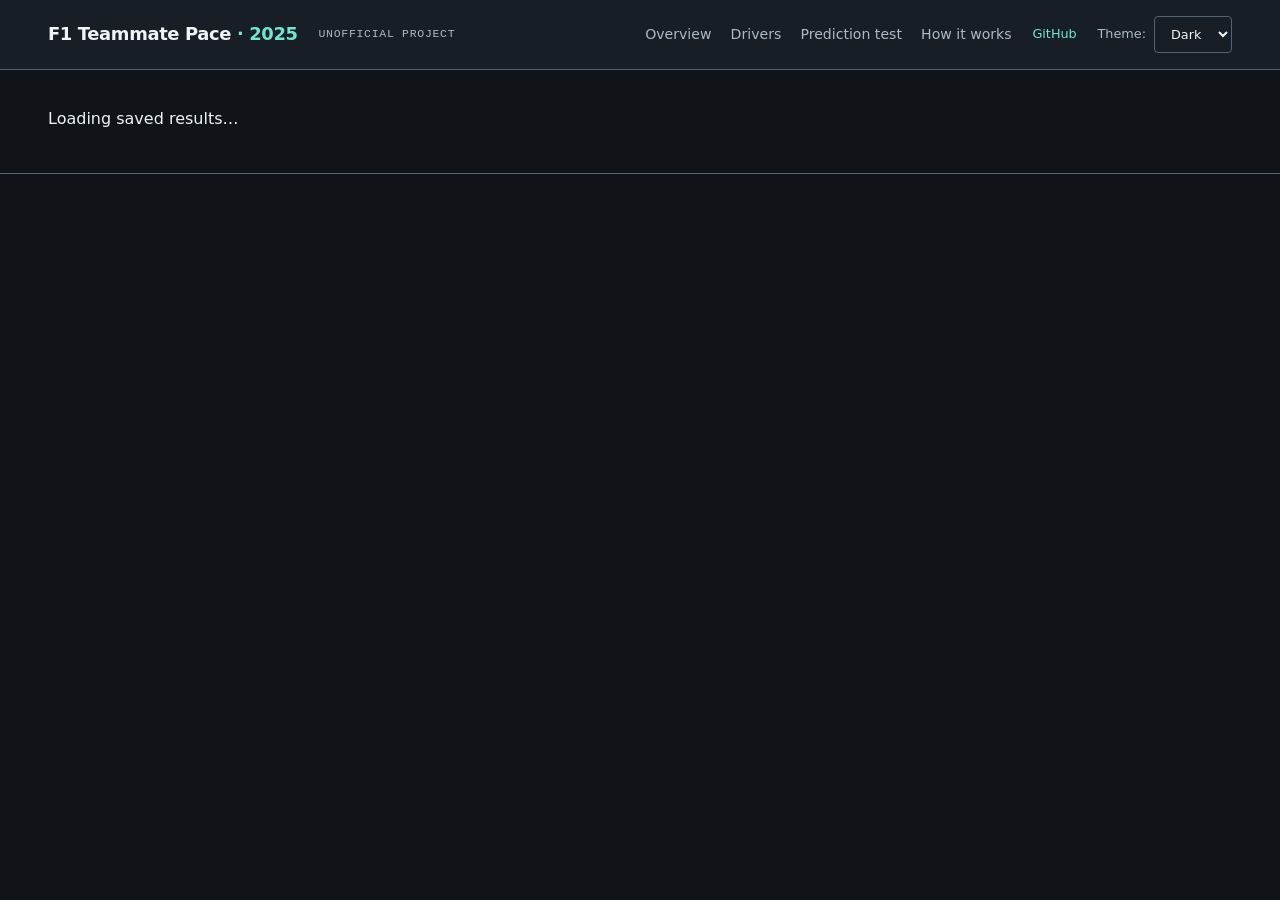
<file: docs/index.html>
<!doctype html>
<html lang="en">
<head>
  <meta charset="utf-8">
  <meta name="viewport" content="width=device-width, initial-scale=1">
  <meta http-equiv="refresh" content="0; url=dashboard/">
  <title>2025 F1 teammate pace and prediction</title>
</head>
<body>
  <h1>2025 F1 teammate pace and prediction</h1>
  <p><a href="dashboard/">Open the dashboard</a></p>
  <p>This is an unofficial, independent project. It is not affiliated with or endorsed by Formula 1, the FIA or any team. Formula 1 and team names are trademarks of their respective owners.</p>
</body>
</html>
</file>
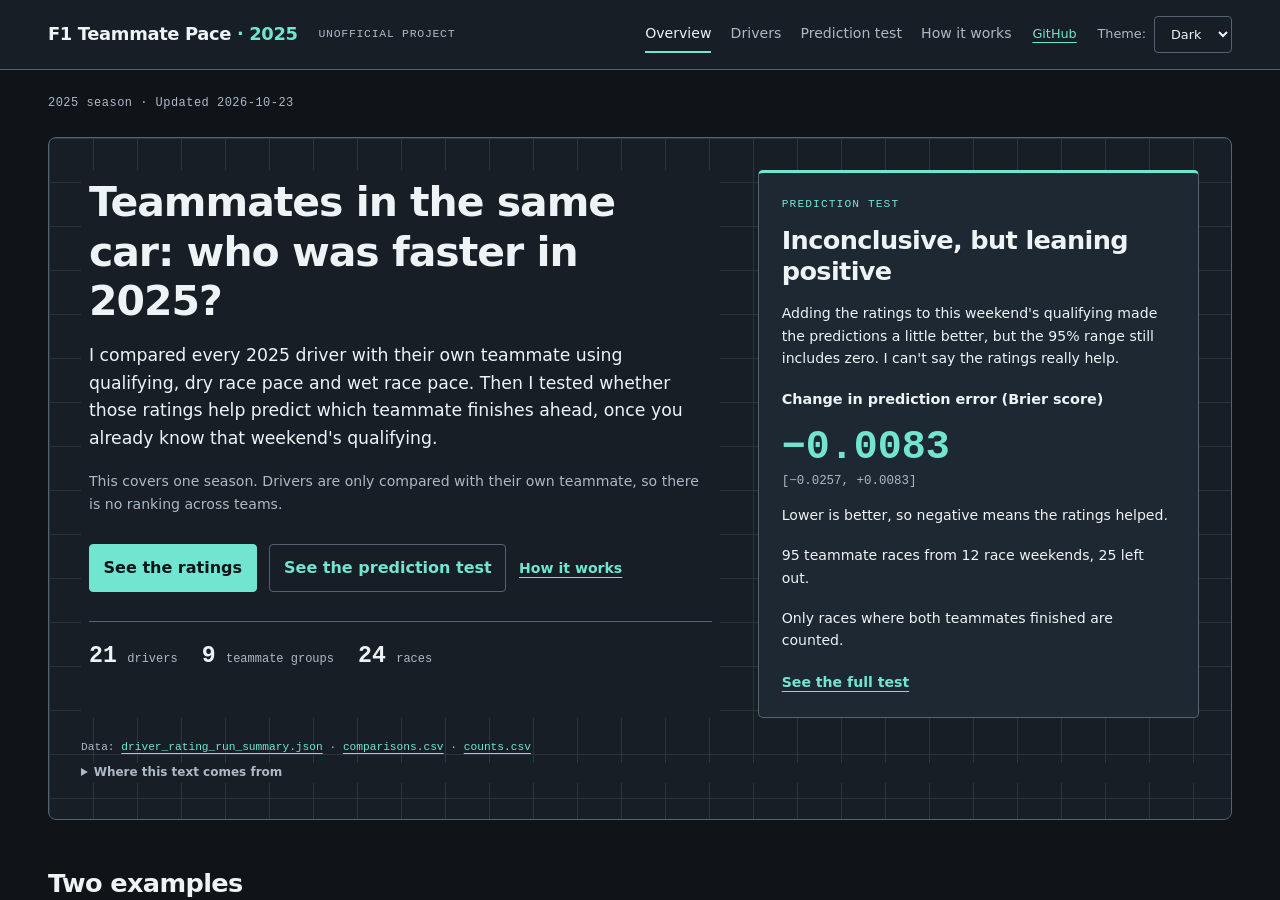
<file: docs/dashboard/index.html>
<!doctype html>
<html lang="en" data-theme="dark">
<head>
  <meta charset="utf-8">
  <meta name="viewport" content="width=device-width, initial-scale=1">
  <meta name="color-scheme" content="light dark">
  <meta http-equiv="Content-Security-Policy" content="default-src 'none'; script-src 'self'; style-src 'self'; connect-src 'self'; img-src 'self'; font-src 'none'; base-uri 'none'; form-action 'none'; object-src 'none'">
  <title>2025 F1 teammate pace and prediction</title>
  <link rel="icon" href="data:,">
  <link rel="stylesheet" href="styles.css">
  <script src="content.js" defer></script>
  <script src="data.js" defer></script>
  <script src="views.js" defer></script>
  <script src="app.js" defer></script>
</head>
<body>
  <a class="skip" href="#main">Skip to content</a>
  <header class="site-header">
    <a class="wordmark" href="#overview">F1 Teammate Pace <span>· 2025</span></a>
    <p class="unofficial">Unofficial project</p>
    <nav aria-label="Main navigation">
      <a href="#overview" data-view="overview">Overview</a>
      <a href="#drivers" data-view="drivers">Drivers</a>
      <a href="#prediction" data-view="prediction">Prediction test</a>
      <a href="#method" data-view="method">How it works</a>
    </nav>
    <a id="repository" class="quiet-link">GitHub</a>
    <label class="theme-label" for="theme-select">Theme:</label>
    <select id="theme-select" aria-label="Theme"><option value="auto">Auto</option><option value="light">Light</option><option value="dark" selected>Dark</option></select>
  </header>
  <main id="main" tabindex="-1" aria-busy="true">
    <p role="status">Loading saved results…</p>
  </main>
  <noscript><p class="notice">JavaScript required for saved-data views.</p></noscript>
  <footer id="footer"></footer>
  <dialog id="data-dialog" aria-labelledby="data-title">
    <div class="dialog-heading"><h2 id="data-title">Saved data</h2><button id="close-data" type="button">Close</button></div>
    <div id="data-content"></div>
  </dialog>
</body>
</html>
</file>
<file: docs/dashboard/styles.css>
/* Default graphite theme. Only system fonts; all surfaces remain local. */
:root {
  color-scheme:dark;
  --bg:#101419;--panel:#171e25;--wash:#1e2832;--ink:#eef3f5;--muted:#adb9c6;
  --line:#526373;--accent:#72e5d0;--faster:#91e6ae;--slower:#ffd28c;--neutral:#c4cbd4;
  --grid:#29343d;--mono:ui-monospace,SFMono-Regular,Consolas,"Liberation Mono",monospace;
  font-family:system-ui,-apple-system,BlinkMacSystemFont,"Segoe UI",sans-serif;
  font-size:16px;line-height:1.6;background:var(--bg);color:var(--ink);
}
:root[data-theme="light"] {
  color-scheme:light;
  --bg:#f3f6f7;--panel:#ffffff;--wash:#e8eff2;--ink:#17242c;--muted:#4b5b67;
  --line:#73838d;--accent:#006554;--faster:#186331;--slower:#805000;--neutral:#4c5863;--grid:#dce5e8;
}
@media(prefers-color-scheme:light) {
  :root[data-theme="auto"] {
    color-scheme:light;
    --bg:#f3f6f7;--panel:#ffffff;--wash:#e8eff2;--ink:#17242c;--muted:#4b5b67;
    --line:#73838d;--accent:#006554;--faster:#186331;--slower:#805000;--neutral:#4c5863;--grid:#dce5e8;
  }
}
@media(prefers-color-scheme:dark) {:root[data-theme="auto"] {color-scheme:dark;}}
*{box-sizing:border-box}body{margin:0}a{color:var(--accent);text-underline-offset:4px}a:hover{text-decoration-thickness:2px}
button,select{font:inherit;color:var(--ink);background:var(--panel);border:1px solid var(--line);border-radius:4px;padding:.55rem .75rem;cursor:pointer}
button:hover,select:hover{background:var(--wash)}:focus-visible{outline:3px solid var(--accent);outline-offset:4px}
.skip{position:absolute;left:1rem;top:-6rem;padding:.7rem;background:var(--panel);z-index:5}.skip:focus{top:1rem}
.site-header{display:flex;flex-wrap:wrap;gap:.75rem 1.3rem;align-items:center;padding:1rem clamp(1rem,4vw,3rem);border-bottom:1px solid var(--line);background:var(--panel)}
.wordmark{font-weight:750;font-size:1.12rem;text-decoration:none;color:var(--ink);letter-spacing:-.02em}.wordmark span{color:var(--accent)}
.unofficial{margin:0;color:var(--muted);font-size:.72rem;text-transform:uppercase;letter-spacing:.06em;font-family:var(--mono)}
nav{display:flex;gap:1.2rem;flex-wrap:wrap;margin-left:auto}nav a{padding:.4rem 0;color:var(--muted);text-decoration:none;font-size:.88rem}nav a[aria-current]{color:var(--ink);border-bottom:2px solid var(--accent)}
.quiet-link,.theme-label,#theme-select{font-size:.8rem}.theme-label{margin-right:-.8rem;color:var(--muted)}
main,footer{max-width:1440px;margin:auto;padding:1.5rem clamp(1rem,4vw,3rem)}main:focus{outline:none}.release-strip{font-family:var(--mono);font-size:.75rem;color:var(--muted);margin:0 0 1.5rem;letter-spacing:.04em}
section{margin:0 0 3rem}h1,h2,h3,h4{line-height:1.2;letter-spacing:-.025em;margin:0 0 1rem}h1{font-size:clamp(2rem,3.2vw,3.35rem);max-width:22ch}h2{font-size:clamp(1.4rem,2vw,1.9rem)}h3{font-size:1.1rem;margin-top:1.3rem}h4{font-size:1.05rem}p{max-width:85ch;margin:.75rem 0 1.1rem}.lede{font-size:1.08rem;max-width:64ch}.scope-line,.help,.subline{color:var(--muted);font-size:.88rem}.help{margin:.5rem 0}
.hero{padding:clamp(1rem,2.5vw,2rem);border:1px solid var(--line);border-radius:8px;background-color:var(--panel);background-image:linear-gradient(var(--grid) 1px,transparent 1px),linear-gradient(90deg,var(--grid) 1px,transparent 1px);background-size:44px 44px}
.overview-lead{display:grid;grid-template-columns:minmax(0,1.45fr) minmax(280px,1fr);gap:clamp(1.5rem,3vw,3rem)}.overview-lead>div{background:var(--panel);padding:.5rem;border-radius:4px}
.actions{display:flex;gap:.8rem;flex-wrap:wrap;align-items:center;margin:1.8rem 0}.button{display:inline-block;border:1px solid var(--line);padding:.65rem .85rem;border-radius:4px;text-decoration:none;font-weight:650;background:var(--panel)}.button.primary{border-color:var(--accent);color:var(--bg);background:var(--accent)}.text-button{font-weight:650;font-size:.88rem}
.scope-stats{display:flex;gap:1.5rem;flex-wrap:wrap;border-top:1px solid var(--line);padding-top:1rem;font-family:var(--mono);font-size:.75rem;color:var(--muted)}.scope-stats strong{color:var(--ink);font-size:1.45rem;font-weight:650;margin-right:.2rem}
.headline-metric{background:var(--wash);border:1px solid var(--line);border-top:3px solid var(--accent);padding:1.4rem;border-radius:5px}.eyebrow{font-family:var(--mono);text-transform:uppercase;font-size:.7rem;letter-spacing:.1em;color:var(--accent);margin-bottom:.7rem}.headline-metric h2{font-size:1.6rem}.headline-metric p{font-size:.88rem}.headline-metric>.metric-value{font-size:2.5rem;line-height:1.2;color:var(--accent)}.headline-metric h3{font-size:.9rem;letter-spacing:0}
.metric-value,.ci,td,strong[data-field],.combined-line,.sample{font-variant-numeric :tabular-nums}.metric-value,.ci,td,.badge,.combined-line{font-family:var(--mono)}.metric-value{display:block;font-weight:650}.ci{display:block;font-size:.78rem;color:var(--muted);white-space:nowrap}
.examples,.method-grid{display:grid;grid-template-columns:repeat(2,minmax(0,1fr));gap:1.3rem}.example,.period,.method-grid article{border:1px solid var(--line);border-radius:6px;background:var(--panel);padding:1.3rem;min-width:0}.example h3{font-family:var(--mono);font-size:1.4rem;margin-top:1rem}.example .table-scroll{margin:.75rem 0 1.2rem}.section-heading{margin-bottom:1.2rem}.method-grid h3{margin-top:0}
.badge{display:inline-block;font-size:.7rem;padding:.18rem .4rem;border:1px solid var(--line);border-left:3px solid currentColor;background:var(--wash);text-transform:uppercase;letter-spacing:.03em;white-space:nowrap}.faster{color:var(--faster)}.slower{color:var(--slower)}.neutral{color:var(--neutral)}.result{display:flex;gap:.35rem;font-family:system-ui,sans-serif;font-size:.8rem;min-width:8rem}.result>span:first-child{font-weight:800}
.controls{display:flex;align-items:center;gap:.8rem;flex-wrap:wrap;margin:1.4rem 0}.controls label{font-family:var(--mono);font-size:.8rem;color:var(--muted)}.notice{border-left:3px solid var(--accent);padding:.8rem 1rem;background:var(--wash);font-size:.92rem}.combined-line{font-size:.94rem}.sign-caption{font-size:.82rem;color:var(--muted);max-width:none;margin:.7rem 0}.rating-block>h2{font-family:var(--mono)}
.interval-chart{margin:1rem 0;max-width:850px}.interval-chart svg{display:block;width:100%;height:auto;overflow:visible}.interval-chart text{fill:var(--muted);font-family:var(--mono)}.axis-word{font-size:11px}.driver-code{font-size:16px;fill:var(--ink)!important;font-weight:650}.axis,.tick{stroke:var(--line);stroke-width:1}.zero{stroke:var(--muted);stroke-width:1.3;stroke-dasharray:4 5}.interval-line{stroke:currentColor;stroke-width:4}.cap{stroke:currentColor;stroke-width:2}.estimate{fill:currentColor;stroke:var(--panel);stroke-width:2}
.table-scroll{width:100%;max-width:100%;overflow:auto;border:1px solid var(--line);border-radius:4px;margin:1rem 0;background:var(--panel)}table{width:100%;border-collapse:collapse;font-size:.8rem;text-align:left}caption{padding:.65rem .8rem;text-align:left;font-family:var(--mono);font-size:.73rem;background:var(--wash);color:var(--muted)}th,td{padding:.7rem .8rem;border-bottom:1px solid var(--line);vertical-align:top}thead th{font-family:var(--mono);font-size:.68rem;font-weight:550;color:var(--muted);background:var(--wash);white-space:nowrap}tbody th{font-family:var(--mono);font-weight:650}tbody tr:last-child>*{border-bottom:0}tbody tr:hover{background:var(--wash)}td{font-size:.76rem}.periods{display:grid;gap:1rem}.period h4{font-family:var(--mono)}
.data-line{font-family:var(--mono);font-size:.7rem;color:var(--muted);max-width:none;overflow-wrap:anywhere;margin:1.3rem 0 .4rem}.source-link{border:0;padding:0;background:none!important;color:var(--accent);font:inherit;text-decoration:underline;text-underline-offset:3px;overflow-wrap:anywhere;max-width:100%;text-align:left}.copy-origins{font-size:.78rem;color:var(--muted);border:0;padding:0;margin:.3rem 0}.copy-origins summary{font-size:.75rem;color:var(--muted)}.copy-origins li{margin:.35rem 0}
details{border:1px solid var(--line);border-radius:4px;padding:.85rem 1rem;margin:1rem 0;background:var(--panel)}summary{cursor:pointer;font-weight:600;font-size:.88rem}details[open]>summary{margin-bottom:1rem}.provenance{margin-top:2rem}.exact-values pre{font-family:var(--mono);font-size:.75rem;white-space:pre-wrap;overflow-wrap:anywhere;background:var(--wash);padding:1rem;border-radius:4px}.exact-rules p{font-size:.85rem}.reading{font-weight:600}
footer{border-top:1px solid var(--line);font-size:.75rem;color:var(--muted)}footer p{max-width:110ch}dialog{width:min(1200px,94vw);max-height:88vh;overflow:auto;border:1px solid var(--line);border-radius:8px;background:var(--panel);color:var(--ink);padding:1.4rem}dialog::backdrop{background:#000b}.dialog-heading{display:flex;align-items:center;justify-content:space-between;gap:1rem}.dialog-heading h2{margin:0}dialog table{white-space:nowrap}
@media(max-width:1000px){nav{order:5;width:100%;margin-left:0}.overview-lead{grid-template-columns:1fr}.headline-metric{max-width:none}.examples{grid-template-columns:1fr}.example .interval-chart{max-width:650px}}
@media(max-width:600px){.site-header{gap:.6rem .8rem}.wordmark{width:100%}nav{gap:1rem}main,footer{padding:1rem}.hero{padding:1rem}h1{font-size:2rem}.method-grid{grid-template-columns:1fr}.controls{align-items:stretch}.controls label{width:100%}.controls select{width:100%}.scope-stats{gap:1rem}.scope-stats strong{font-size:1.2rem}.headline-metric{padding:1rem}.example,.period{padding:1rem}.axis-word{font-size:20px}.driver-code{font-size:22px}.table-scroll{margin:1rem 0}dialog{padding:1rem}}
@media(prefers-reduced-motion:reduce){*{scroll-behavior:auto!important;transition:none!important}}
@media print{nav,.controls,.theme-label,#theme-select,.actions,.skip{display:none}main,footer{max-width:none;padding:0}.hero{background:none}.table-scroll{overflow:visible}details:not([open]){display:none}}
</file>
